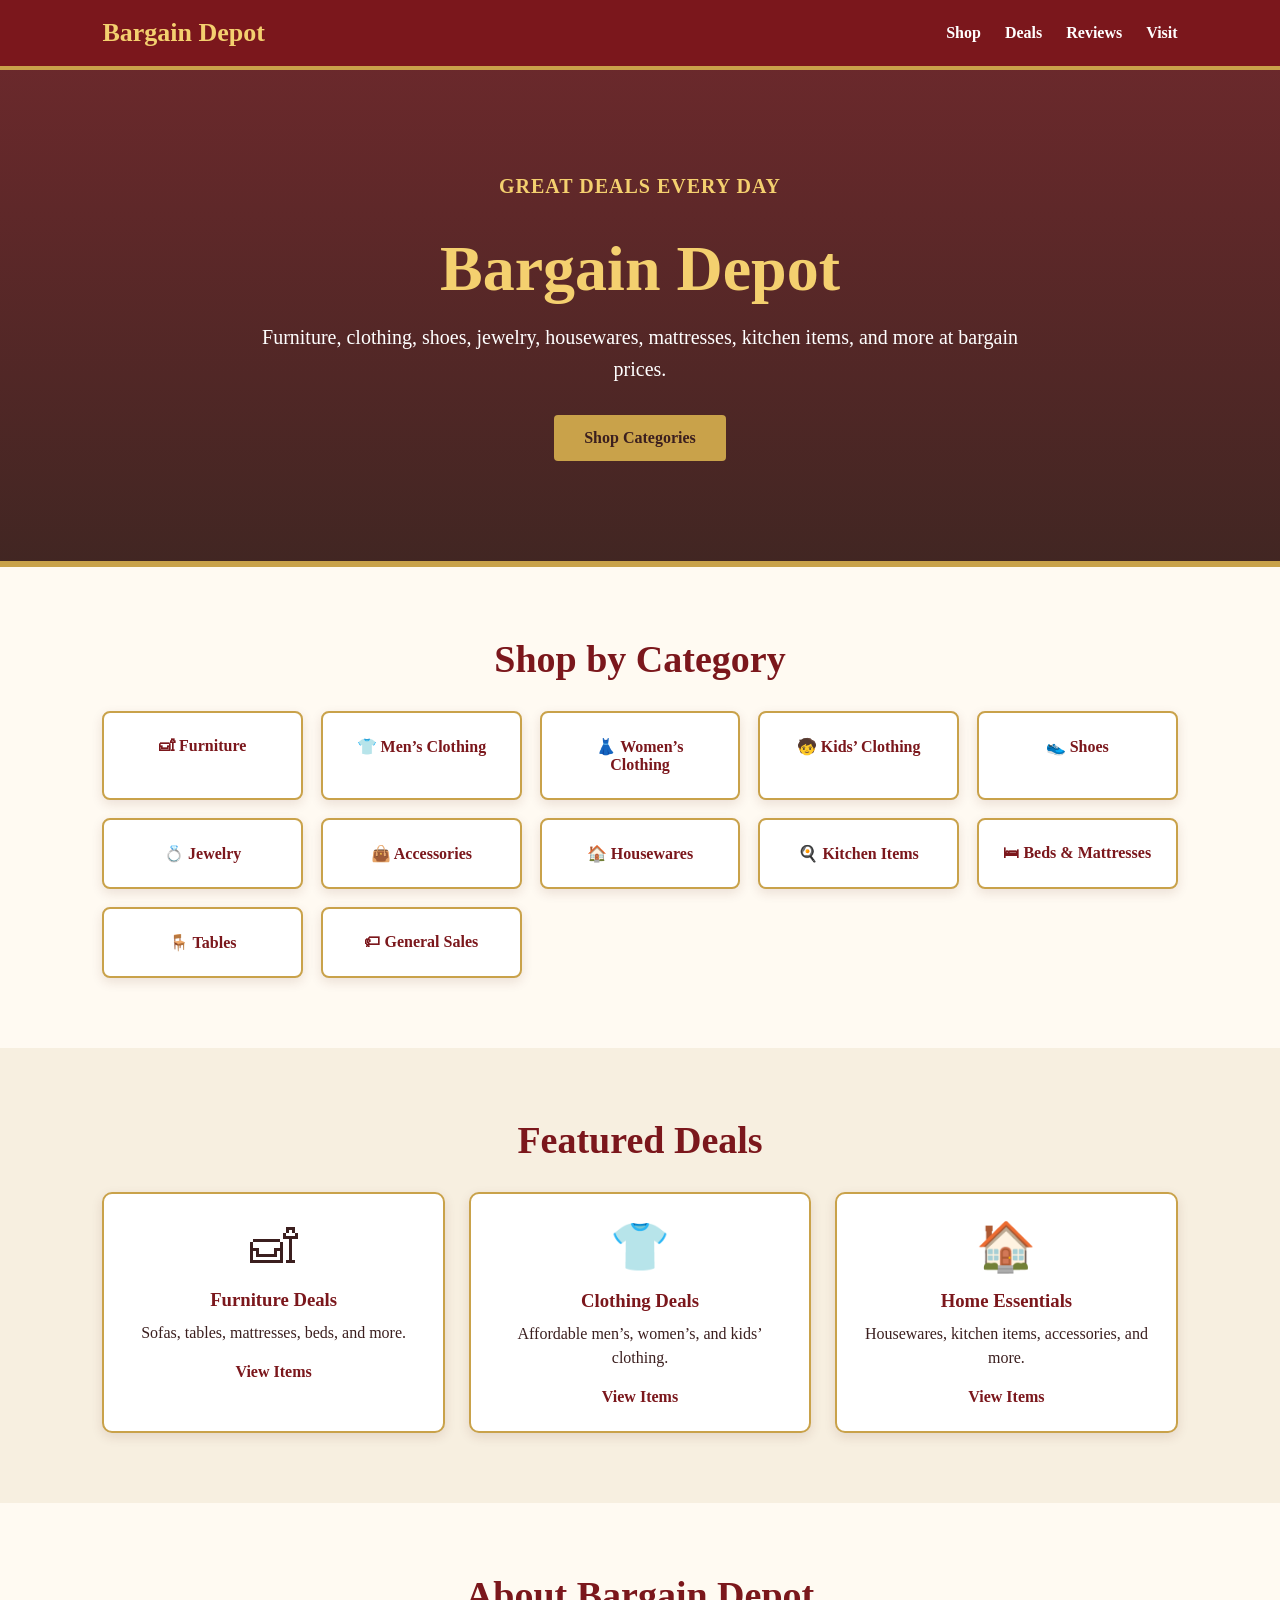
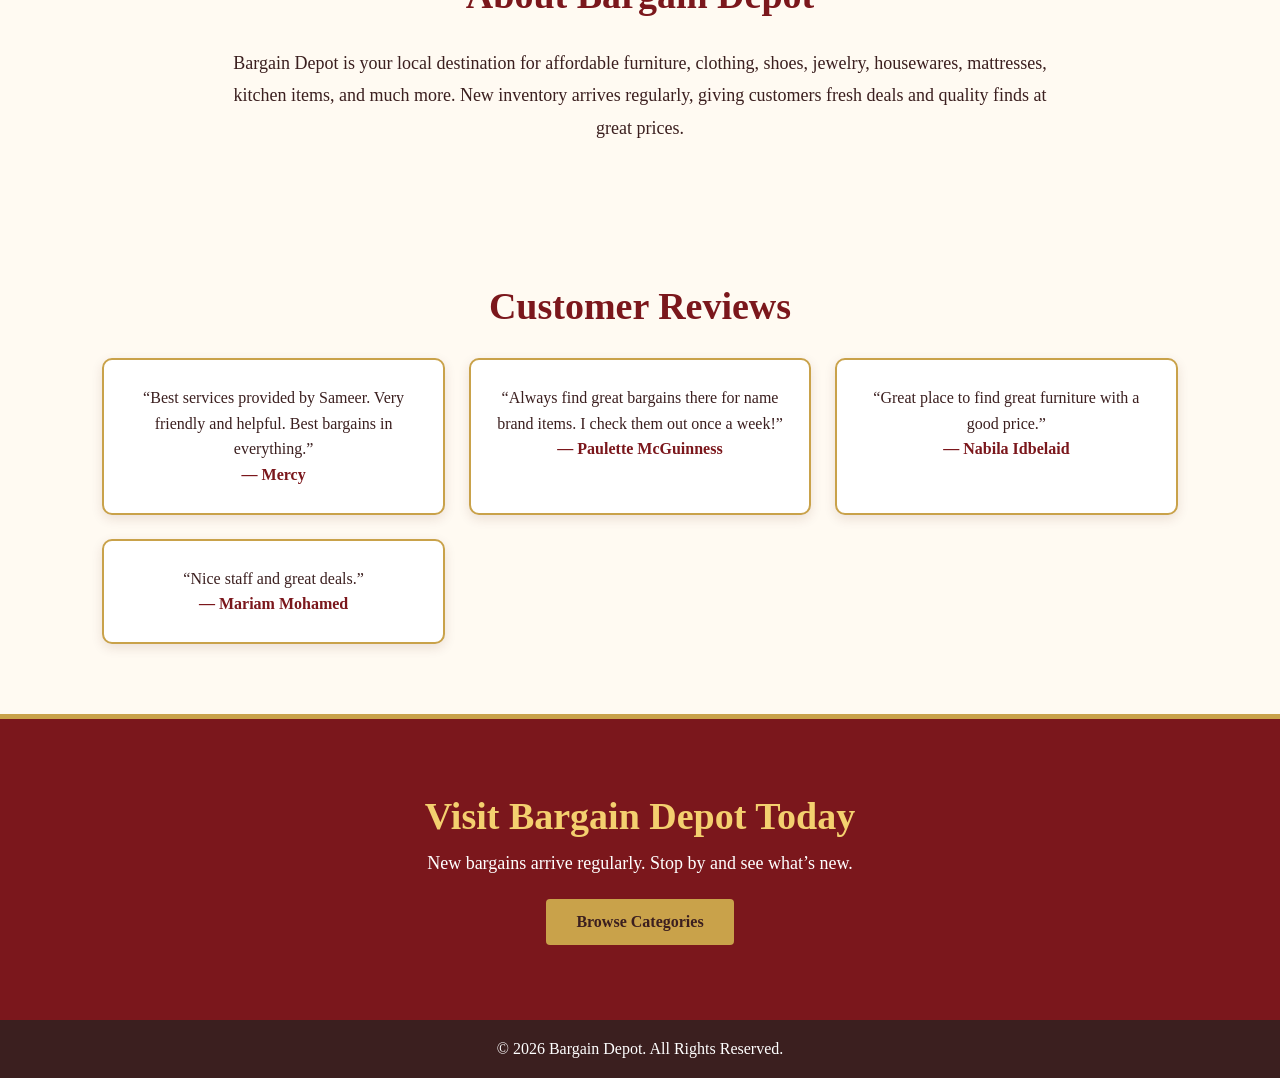
<file: index.html>
<!DOCTYPE html>
<html lang="en">
<head>
  <meta charset="UTF-8">
  <meta name="viewport" content="width=device-width, initial-scale=1.0">
  <title>Bargain Depot</title>
  <link rel="stylesheet" href="style.css">
</head>
<body>

<header class="navbar">
  <div class="logo">Bargain Depot</div>
  <nav>
    <a href="#categories">Shop</a>
    <a href="#deals">Deals</a>
    <a href="#reviews">Reviews</a>
    <a href="#visit">Visit</a>
  </nav>
</header>

<section class="hero">
  <p class="tagline">Great Deals Every Day</p>
  <h1>Bargain Depot</h1>
  <p>Furniture, clothing, shoes, jewelry, housewares, mattresses, kitchen items, and more at bargain prices.</p>
  <a href="#categories" class="btn">Shop Categories</a>
</section>

<section id="categories" class="section">
  <h2>Shop by Category</h2>
  <div class="category-grid">
    <a href="furniture.html">🛋 Furniture</a>
    <a href="mens-clothing.html">👕 Men’s Clothing</a>
    <a href="womens-clothing.html">👗 Women’s Clothing</a>
    <a href="kids-clothing.html">🧒 Kids’ Clothing</a>
    <a href="shoes.html">👟 Shoes</a>
    <a href="jewelry.html">💍 Jewelry</a>
    <a href="accessories.html">👜 Accessories</a>
    <a href="housewares.html">🏠 Housewares</a>
    <a href="kitchen-items.html">🍳 Kitchen Items</a>
    <a href="beds-mattresses.html">🛏 Beds & Mattresses</a>
    <a href="tables.html">🪑 Tables</a>
    <a href="general-sales.html">🏷 General Sales</a>
  </div>
</section>

<section id="deals" class="section deals">
  <h2>Featured Deals</h2>
  <div class="product-grid">
    <div class="product-card">
      <div class="product-img">🛋</div>
      <h3>Furniture Deals</h3>
      <p>Sofas, tables, mattresses, beds, and more.</p>
      <a href="furniture.html">View Items</a>
    </div>

    <div class="product-card">
      <div class="product-img">👕</div>
      <h3>Clothing Deals</h3>
      <p>Affordable men’s, women’s, and kids’ clothing.</p>
      <a href="mens-clothing.html">View Items</a>
    </div>

    <div class="product-card">
      <div class="product-img">🏠</div>
      <h3>Home Essentials</h3>
      <p>Housewares, kitchen items, accessories, and more.</p>
      <a href="housewares.html">View Items</a>
    </div>
  </div>
</section>

<section class="section about">
  <h2>About Bargain Depot</h2>
  <p>
    Bargain Depot is your local destination for affordable furniture, clothing, shoes, jewelry, housewares, mattresses, kitchen items, and much more. New inventory arrives regularly, giving customers fresh deals and quality finds at great prices.
  </p>
</section>

<section id="reviews" class="section">
  <h2>Customer Reviews</h2>
  <div class="review-grid">
    <div class="review">“Best services provided by Sameer. Very friendly and helpful. Best bargains in everything.”<br><strong>— Mercy</strong></div>
    <div class="review">“Always find great bargains there for name brand items. I check them out once a week!”<br><strong>— Paulette McGuinness</strong></div>
    <div class="review">“Great place to find great furniture with a good price.”<br><strong>— Nabila Idbelaid</strong></div>
    <div class="review">“Nice staff and great deals.”<br><strong>— Mariam Mohamed</strong></div>
  </div>
</section>

<section id="visit" class="cta">
  <h2>Visit Bargain Depot Today</h2>
  <p>New bargains arrive regularly. Stop by and see what’s new.</p>
  <a href="#categories" class="btn">Browse Categories</a>
</section>

<footer>
  <p>© 2026 Bargain Depot. All Rights Reserved.</p>
</footer>

</body>
</html>
</file>
<file: style.css>
* {
  margin: 0;
  padding: 0;
  box-sizing: border-box;
}

body {
  font-family: Georgia, "Times New Roman", serif;
  background: #fffaf2;
  color: #3b1f1f;
}

.navbar {
  background: #7b171c;
  color: white;
  padding: 18px 8%;
  display: flex;
  justify-content: space-between;
  align-items: center;
  border-bottom: 4px solid #c9a24a;
}

.logo {
  font-size: 26px;
  font-weight: bold;
  color: #f4d06f;
}

.navbar a {
  color: white;
  text-decoration: none;
  margin-left: 20px;
  font-weight: bold;
}

.hero {
  background: linear-gradient(rgba(90, 18, 22, .9), rgba(45, 15, 12, .9));
  color: white;
  text-align: center;
  padding: 100px 20px;
  border-bottom: 6px solid #c9a24a;
}

.tagline {
  color: #f4d06f;
  text-transform: uppercase;
  font-weight: bold;
  letter-spacing: 1px;
}

.hero h1 {
  font-size: 64px;
  color: #f4d06f;
  margin: 15px 0;
}

.hero p {
  max-width: 800px;
  margin: 0 auto 30px;
  font-size: 20px;
  line-height: 1.6;
}

.btn {
  display: inline-block;
  background: #c9a24a;
  color: #3b1f1f;
  padding: 14px 30px;
  border-radius: 4px;
  text-decoration: none;
  font-weight: bold;
}

.section {
  padding: 70px 8%;
  text-align: center;
}

.section h2 {
  font-size: 38px;
  color: #7b171c;
  margin-bottom: 30px;
}

.category-grid {
  display: grid;
  grid-template-columns: repeat(auto-fit, minmax(190px, 1fr));
  gap: 18px;
}

.category-grid a {
  background: white;
  border: 2px solid #c9a24a;
  color: #7b171c;
  text-decoration: none;
  padding: 24px;
  border-radius: 8px;
  font-weight: bold;
  box-shadow: 0 4px 12px rgba(91, 35, 20, .12);
  transition: 0.2s ease;
}

.category-grid a:hover {
  background: #7b171c;
  color: white;
  transform: translateY(-4px);
}

.deals {
  background: #f7efe0;
}

.product-grid,
.review-grid {
  display: grid;
  grid-template-columns: repeat(auto-fit, minmax(260px, 1fr));
  gap: 24px;
}

.product-card,
.review {
  background: white;
  border: 2px solid #c9a24a;
  border-radius: 10px;
  padding: 25px;
  box-shadow: 0 4px 12px rgba(91, 35, 20, .12);
}

.product-img {
  font-size: 48px;
  margin-bottom: 15px;
}

.product-card h3 {
  color: #7b171c;
  margin-bottom: 10px;
}

.product-card p {
  margin-bottom: 18px;
  line-height: 1.5;
}

.product-card a {
  color: #7b171c;
  font-weight: bold;
  text-decoration: none;
}

.about p {
  max-width: 850px;
  margin: auto;
  font-size: 18px;
  line-height: 1.8;
}

.review {
  line-height: 1.6;
}

.review strong {
  color: #7b171c;
}

.cta {
  background: #7b171c;
  color: white;
  text-align: center;
  padding: 75px 20px;
  border-top: 5px solid #c9a24a;
}

.cta h2 {
  color: #f4d06f;
  font-size: 38px;
  margin-bottom: 15px;
}

.cta p {
  margin-bottom: 25px;
  font-size: 18px;
}

footer {
  background: #3b1f1f;
  color: white;
  text-align: center;
  padding: 20px;
}

@media (max-width: 700px) {
  .navbar {
    flex-direction: column;
    gap: 15px;
  }

  .navbar a {
    margin: 0 8px;
  }

  .hero h1 {
    font-size: 42px;
  }

  .hero p {
    font-size: 17px;
  }
}
</file>
